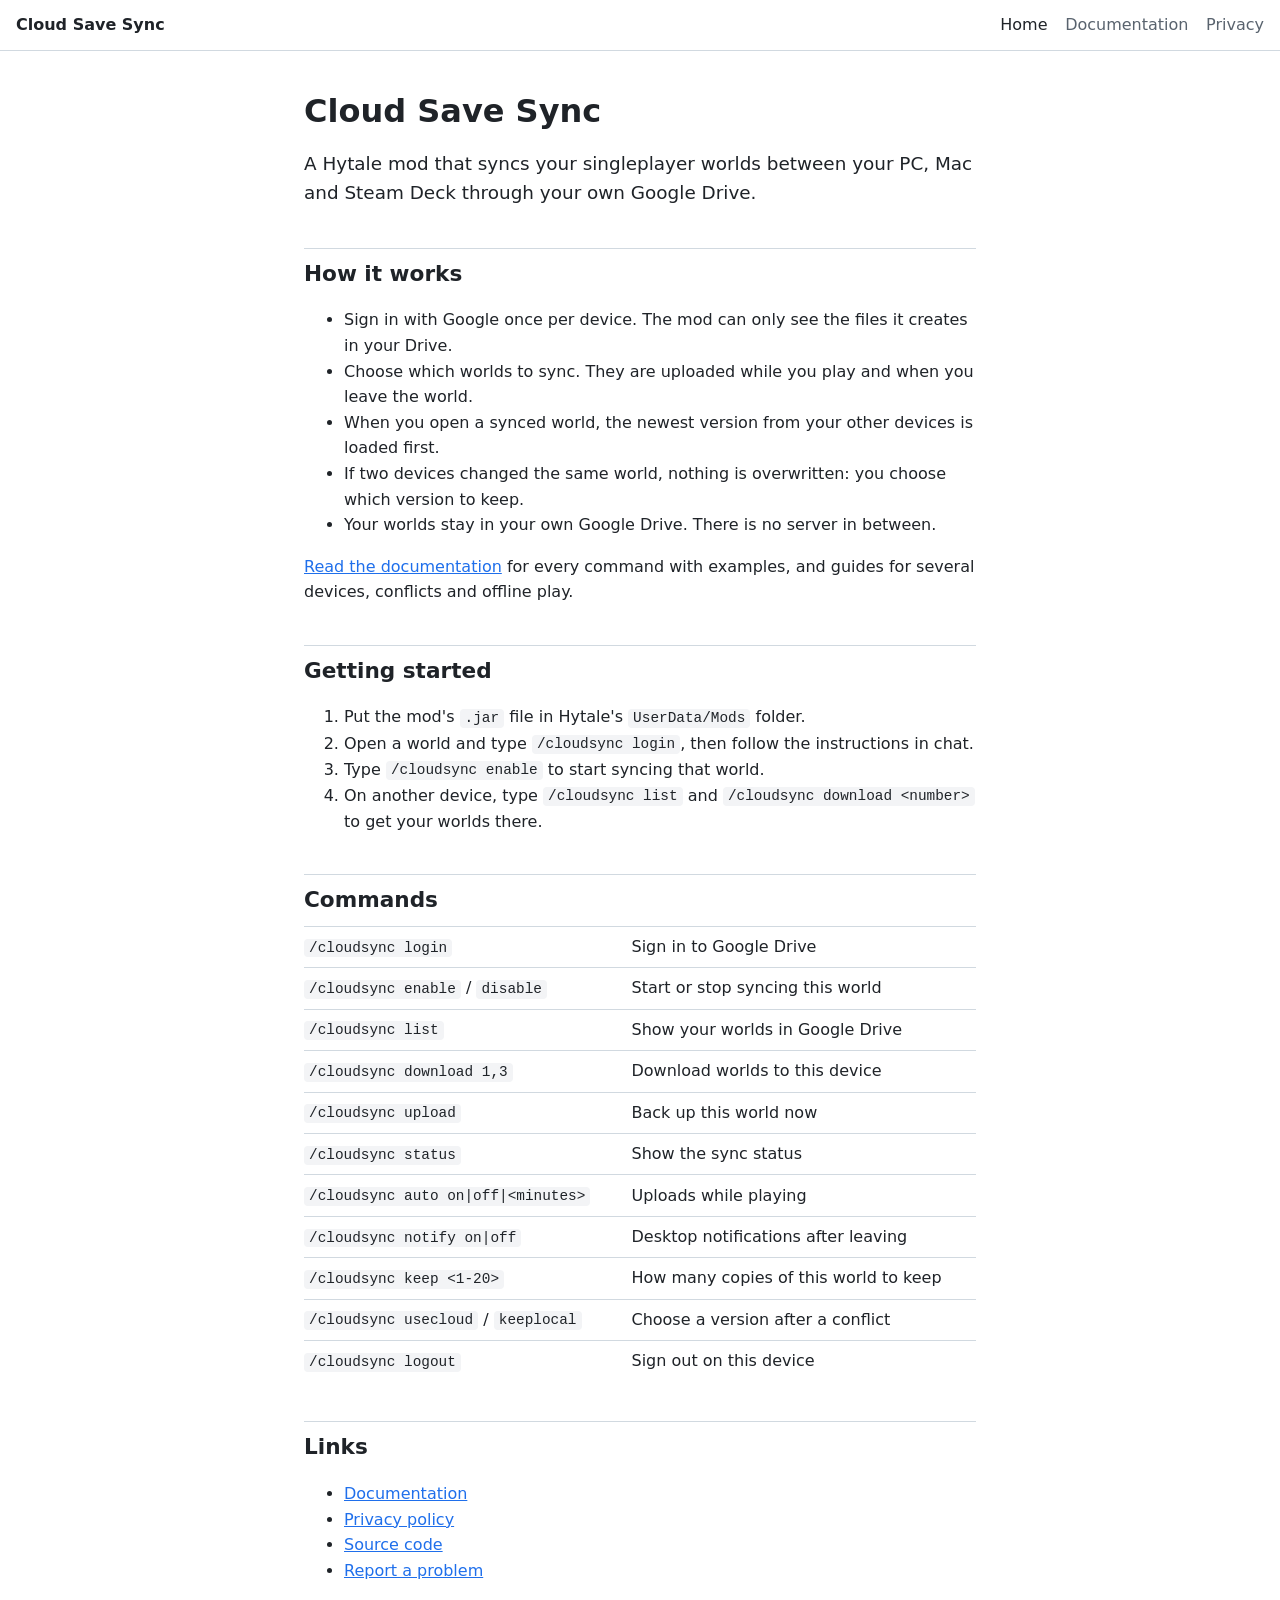
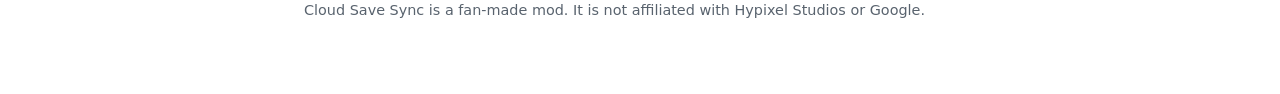
<file: docs/index.html>
<!doctype html>
<html lang="en">
<head>
  <meta charset="utf-8">
  <meta name="viewport" content="width=device-width, initial-scale=1">
  <title>Cloud Save Sync</title>
  <meta name="description" content="A Hytale mod that syncs your singleplayer worlds between your devices through your own Google Drive.">
  <link rel="stylesheet" href="style.css?v=2">
</head>
<body>
<header class="site">
  <a class="brand" href="./">Cloud Save Sync</a>
  <nav><a href="./" aria-current="page">Home</a><a href="docs.html">Documentation</a><a href="privacy.html">Privacy</a></nav>
</header>
<main>
  <h1>Cloud Save Sync</h1>
  <p class="lead">A Hytale mod that syncs your singleplayer worlds between your PC, Mac and Steam Deck through your own
    Google Drive.</p>

  <h2>How it works</h2>
  <ul>
    <li>Sign in with Google once per device. The mod can only see the files it creates in your Drive.</li>
    <li>Choose which worlds to sync. They are uploaded while you play and when you leave the world.</li>
    <li>When you open a synced world, the newest version from your other devices is loaded first.</li>
    <li>If two devices changed the same world, nothing is overwritten: you choose which version to keep.</li>
    <li>Your worlds stay in your own Google Drive. There is no server in between.</li>
  </ul>

  <p><a href="docs.html">Read the documentation</a> for every command with examples, and guides for
    several devices, conflicts and offline play.</p>

  <h2>Getting started</h2>
  <ol>
    <li>Put the mod's <code>.jar</code> file in Hytale's <code>UserData/Mods</code> folder.</li>
    <li>Open a world and type <code>/cloudsync login</code>, then follow the instructions in chat.</li>
    <li>Type <code>/cloudsync enable</code> to start syncing that world.</li>
    <li>On another device, type <code>/cloudsync list</code> and <code>/cloudsync download &lt;number&gt;</code> to get
      your worlds there.</li>
  </ol>

  <h2>Commands</h2>
  <table>
    <tr><td><code>/cloudsync login</code></td><td>Sign in to Google Drive</td></tr>
    <tr><td><code>/cloudsync enable</code> / <code>disable</code></td><td>Start or stop syncing this world</td></tr>
    <tr><td><code>/cloudsync list</code></td><td>Show your worlds in Google Drive</td></tr>
    <tr><td><code>/cloudsync download 1,3</code></td><td>Download worlds to this device</td></tr>
    <tr><td><code>/cloudsync upload</code></td><td>Back up this world now</td></tr>
    <tr><td><code>/cloudsync status</code></td><td>Show the sync status</td></tr>
    <tr><td><code>/cloudsync auto on|off|&lt;minutes&gt;</code></td><td>Uploads while playing</td></tr>
    <tr><td><code>/cloudsync notify on|off</code></td><td>Desktop notifications after leaving</td></tr>
    <tr><td><code>/cloudsync keep &lt;1-20&gt;</code></td><td>How many copies of this world to keep</td></tr>
    <tr><td><code>/cloudsync usecloud</code> / <code>keeplocal</code></td><td>Choose a version after a conflict</td></tr>
    <tr><td><code>/cloudsync logout</code></td><td>Sign out on this device</td></tr>
  </table>

  <h2>Links</h2>
  <ul>
    <li><a href="docs.html">Documentation</a></li>
    <li><a href="privacy.html">Privacy policy</a></li>
    <li><a href="https://github.com/komeg1/hytale-cloudsync-gdrive">Source code</a></li>
    <li><a href="https://github.com/komeg1/hytale-cloudsync-gdrive/issues">Report a problem</a></li>
  </ul>

  <p class="muted">Cloud Save Sync is a fan-made mod. It is not affiliated with Hypixel Studios or Google.</p>
</main>
</body>
</html>
</file>
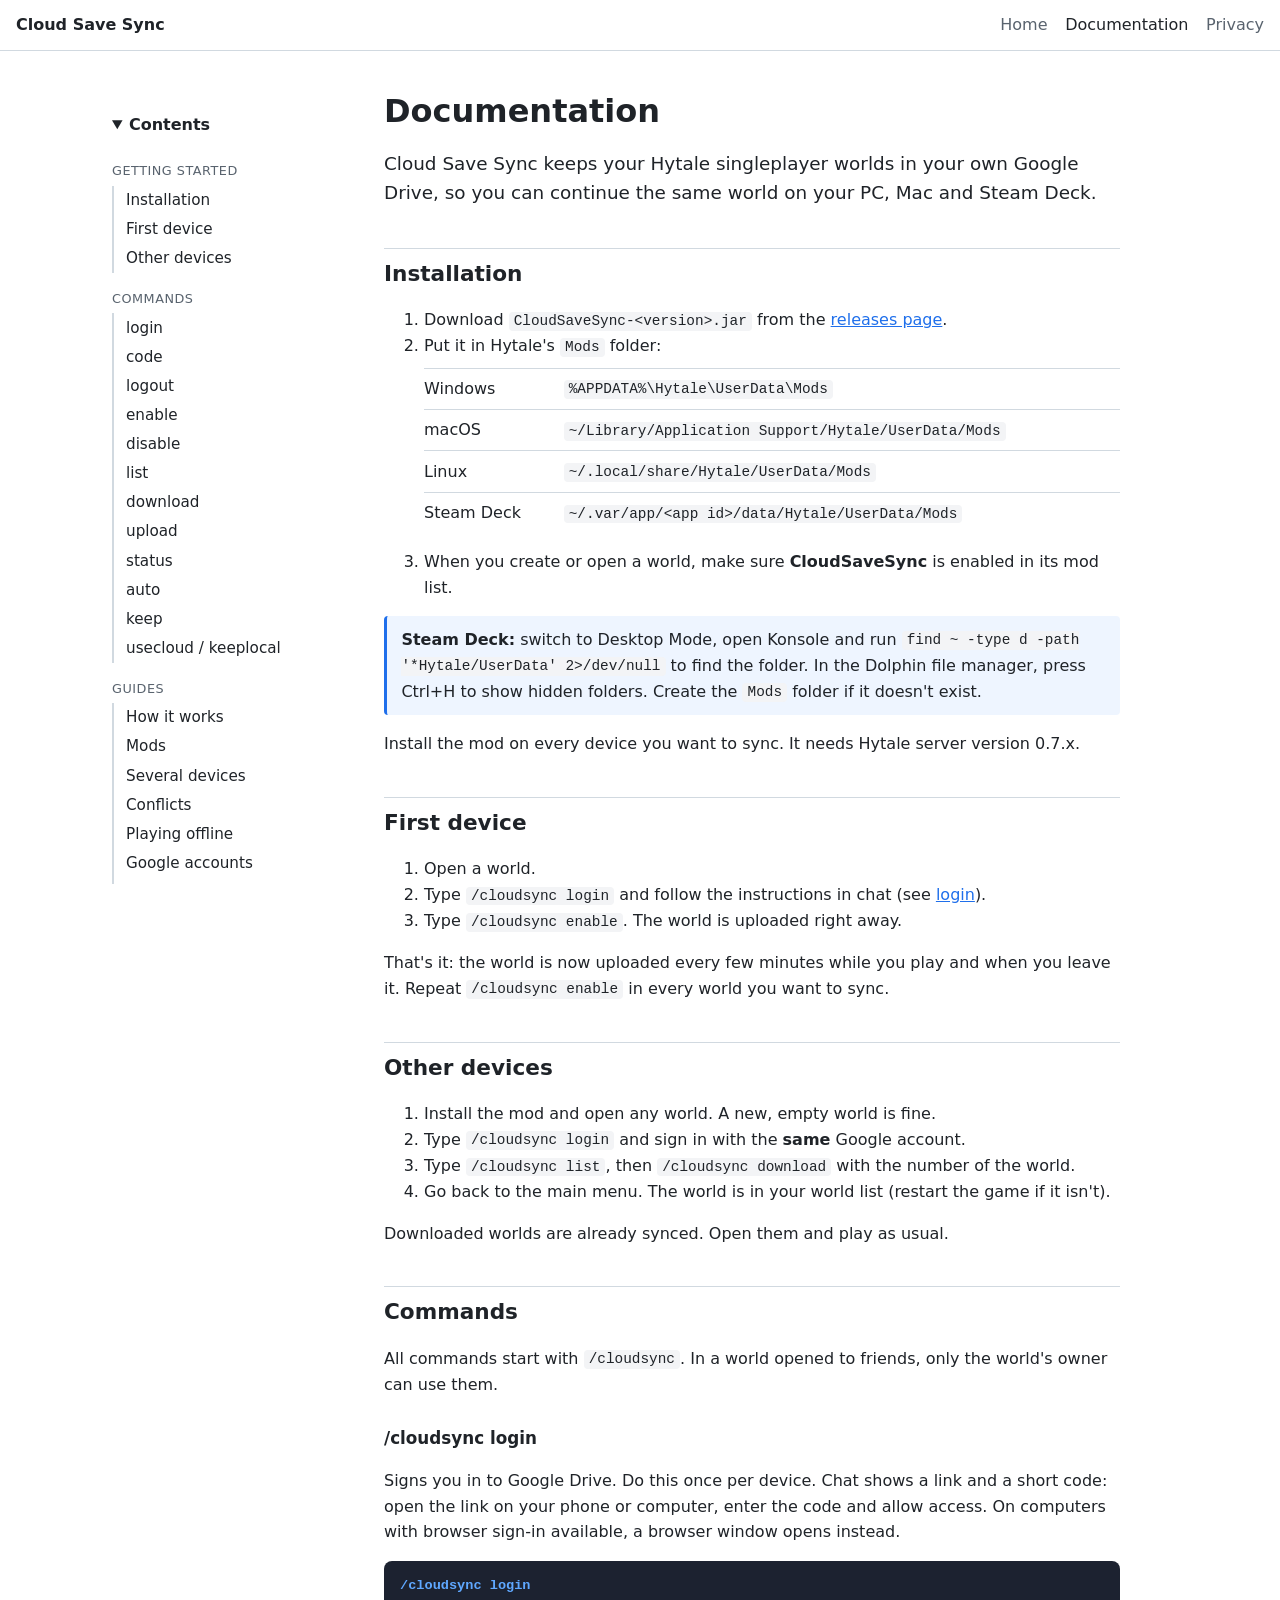
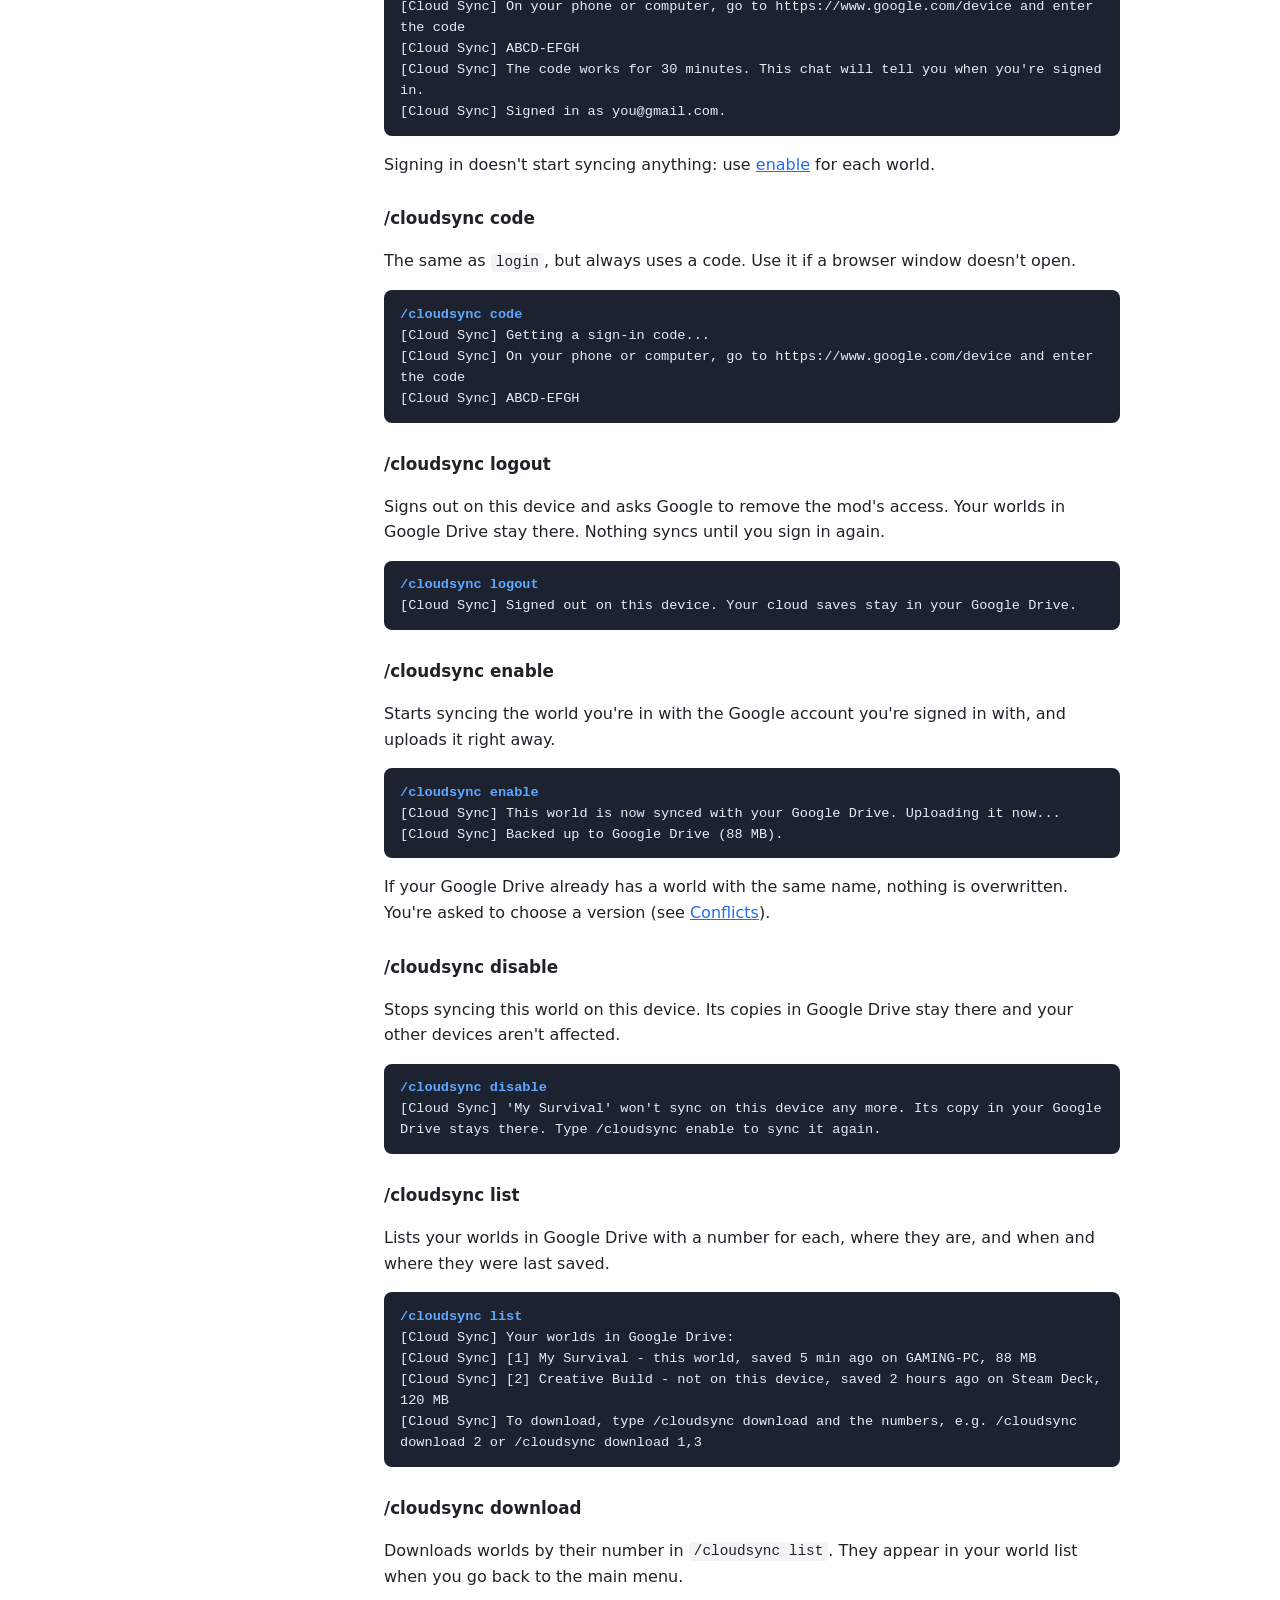
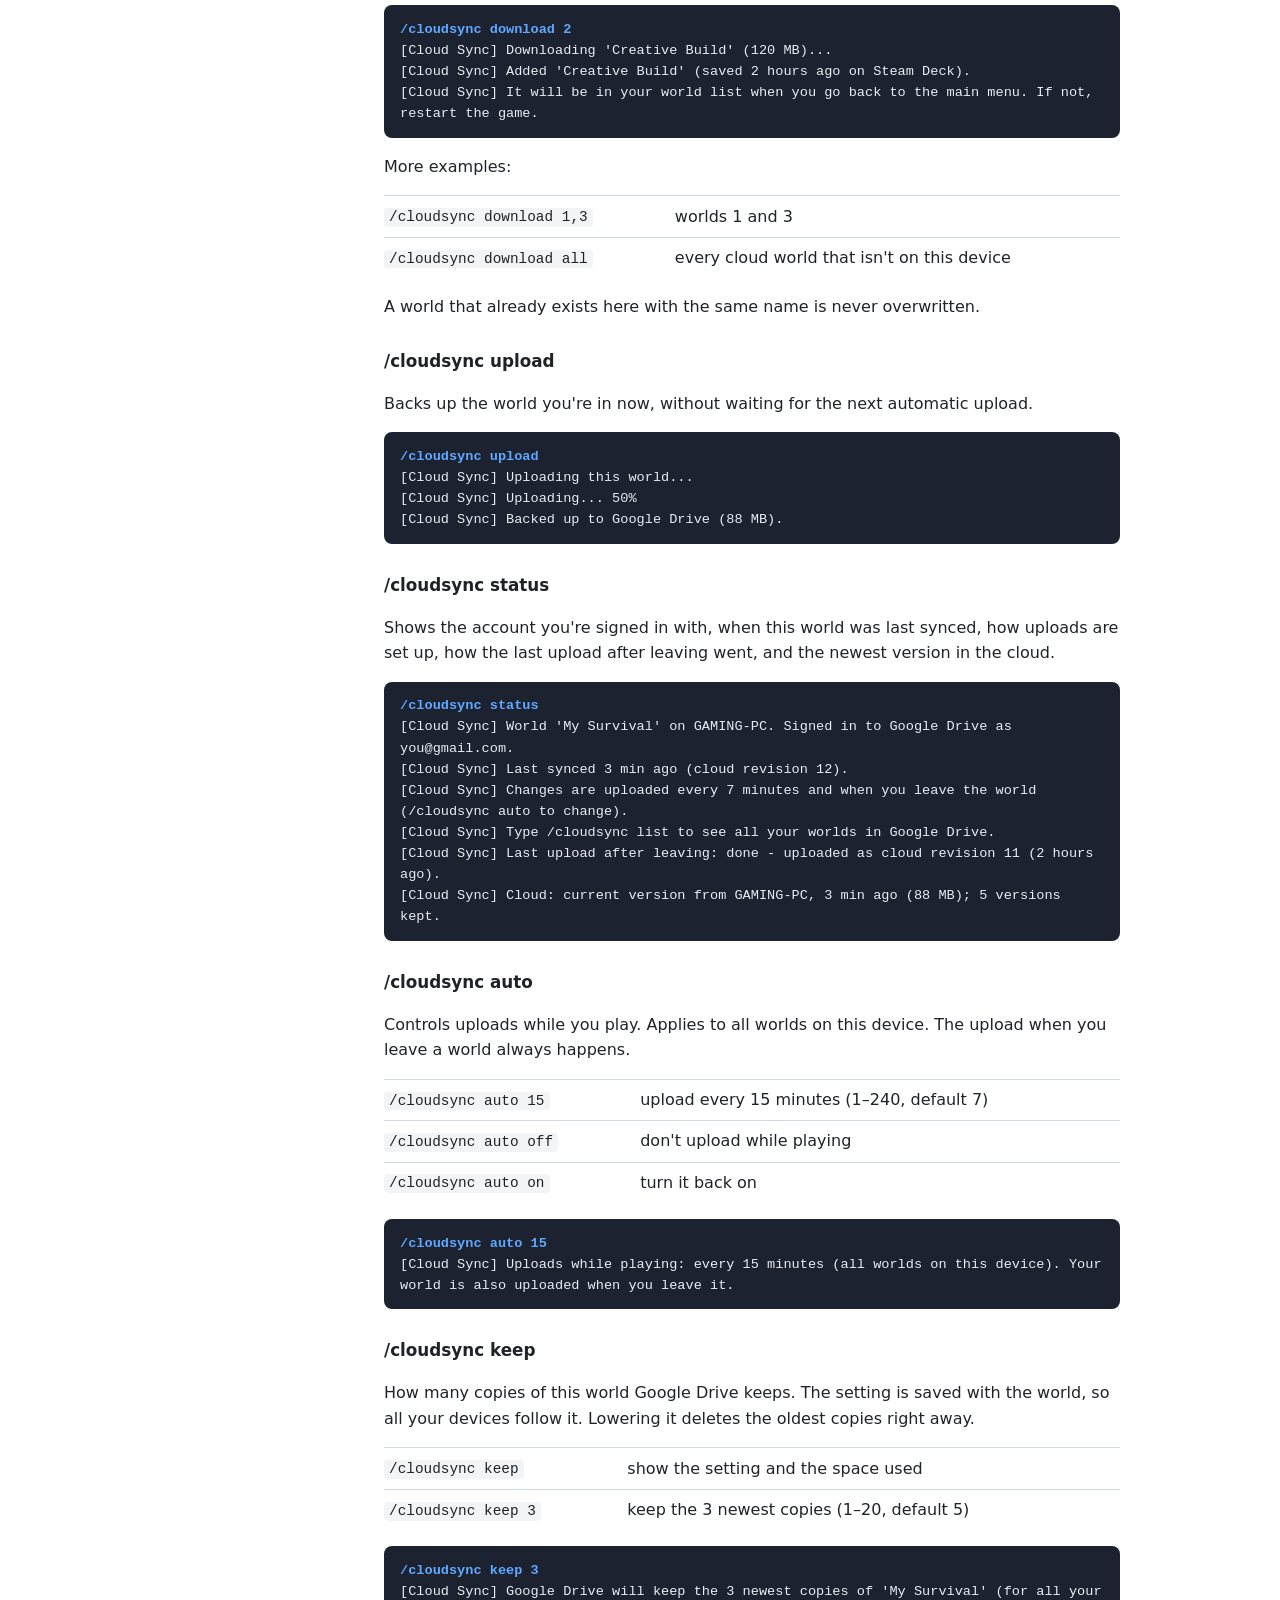
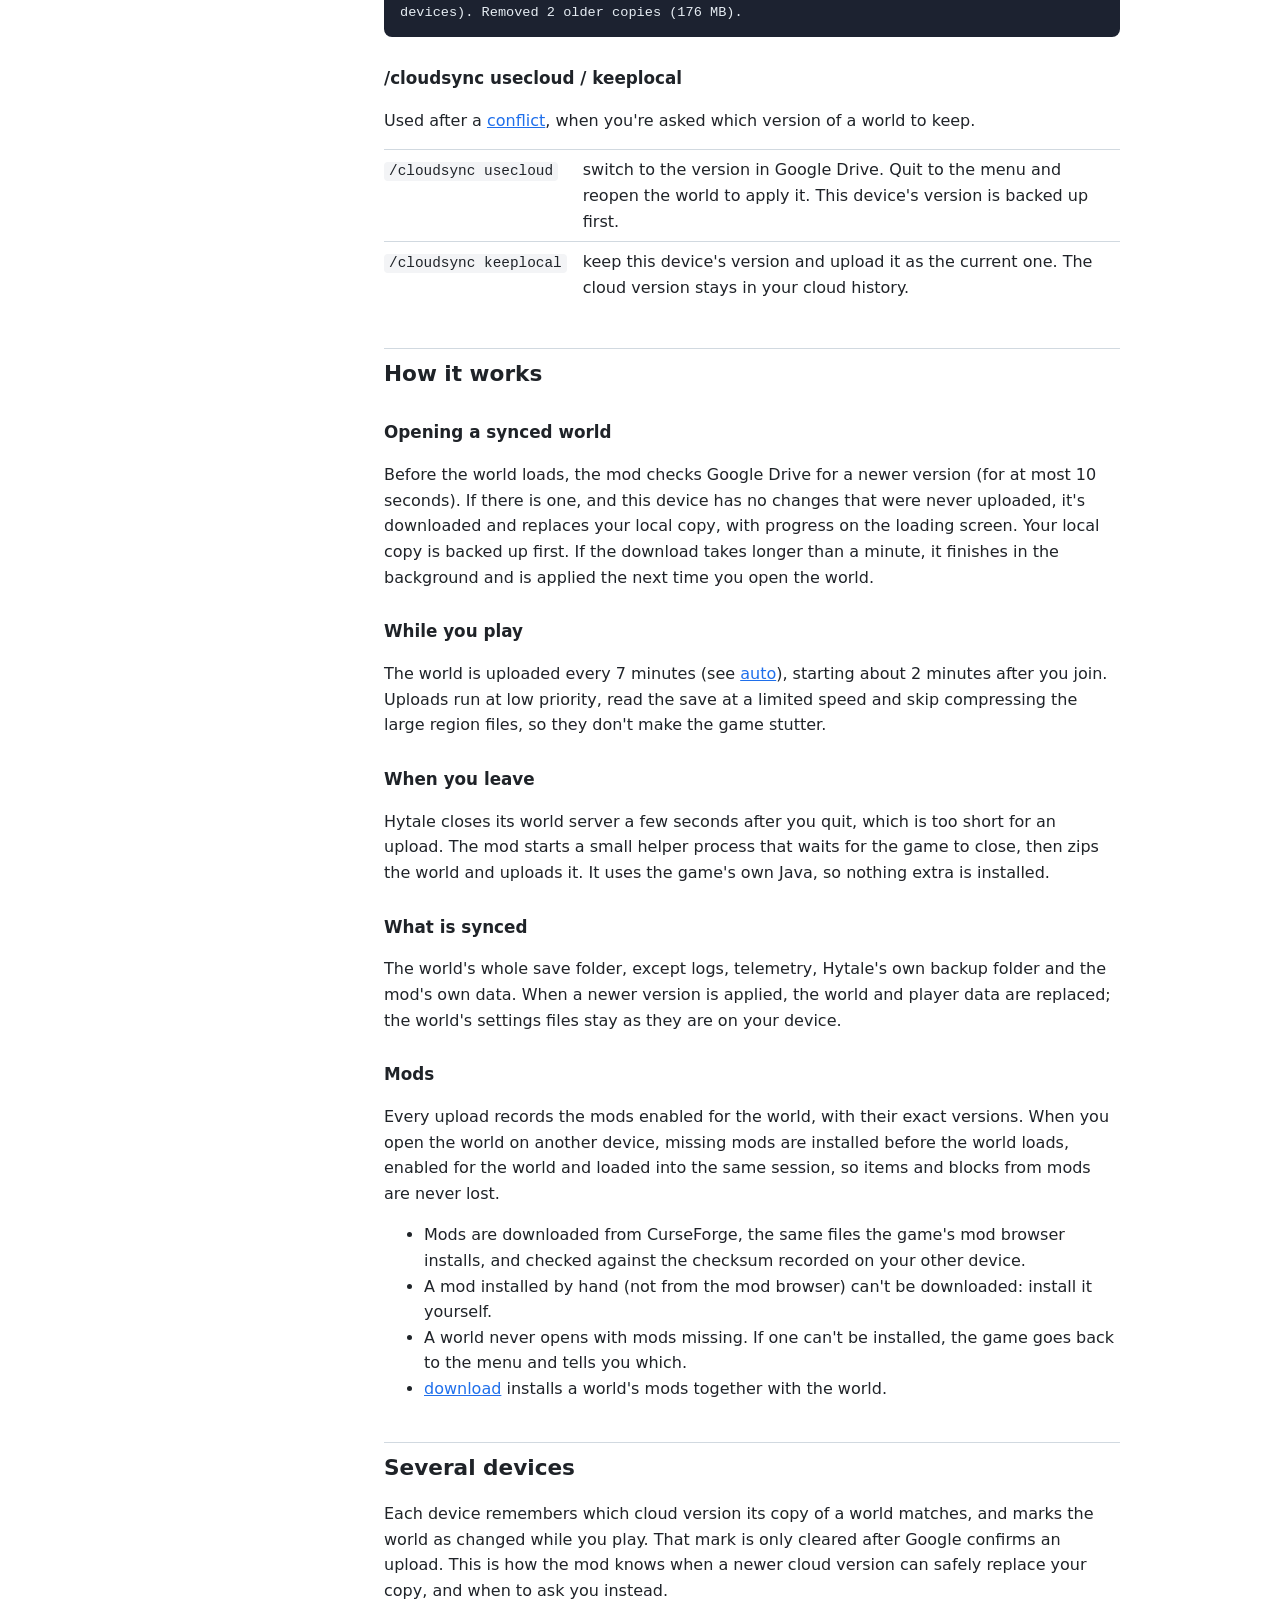
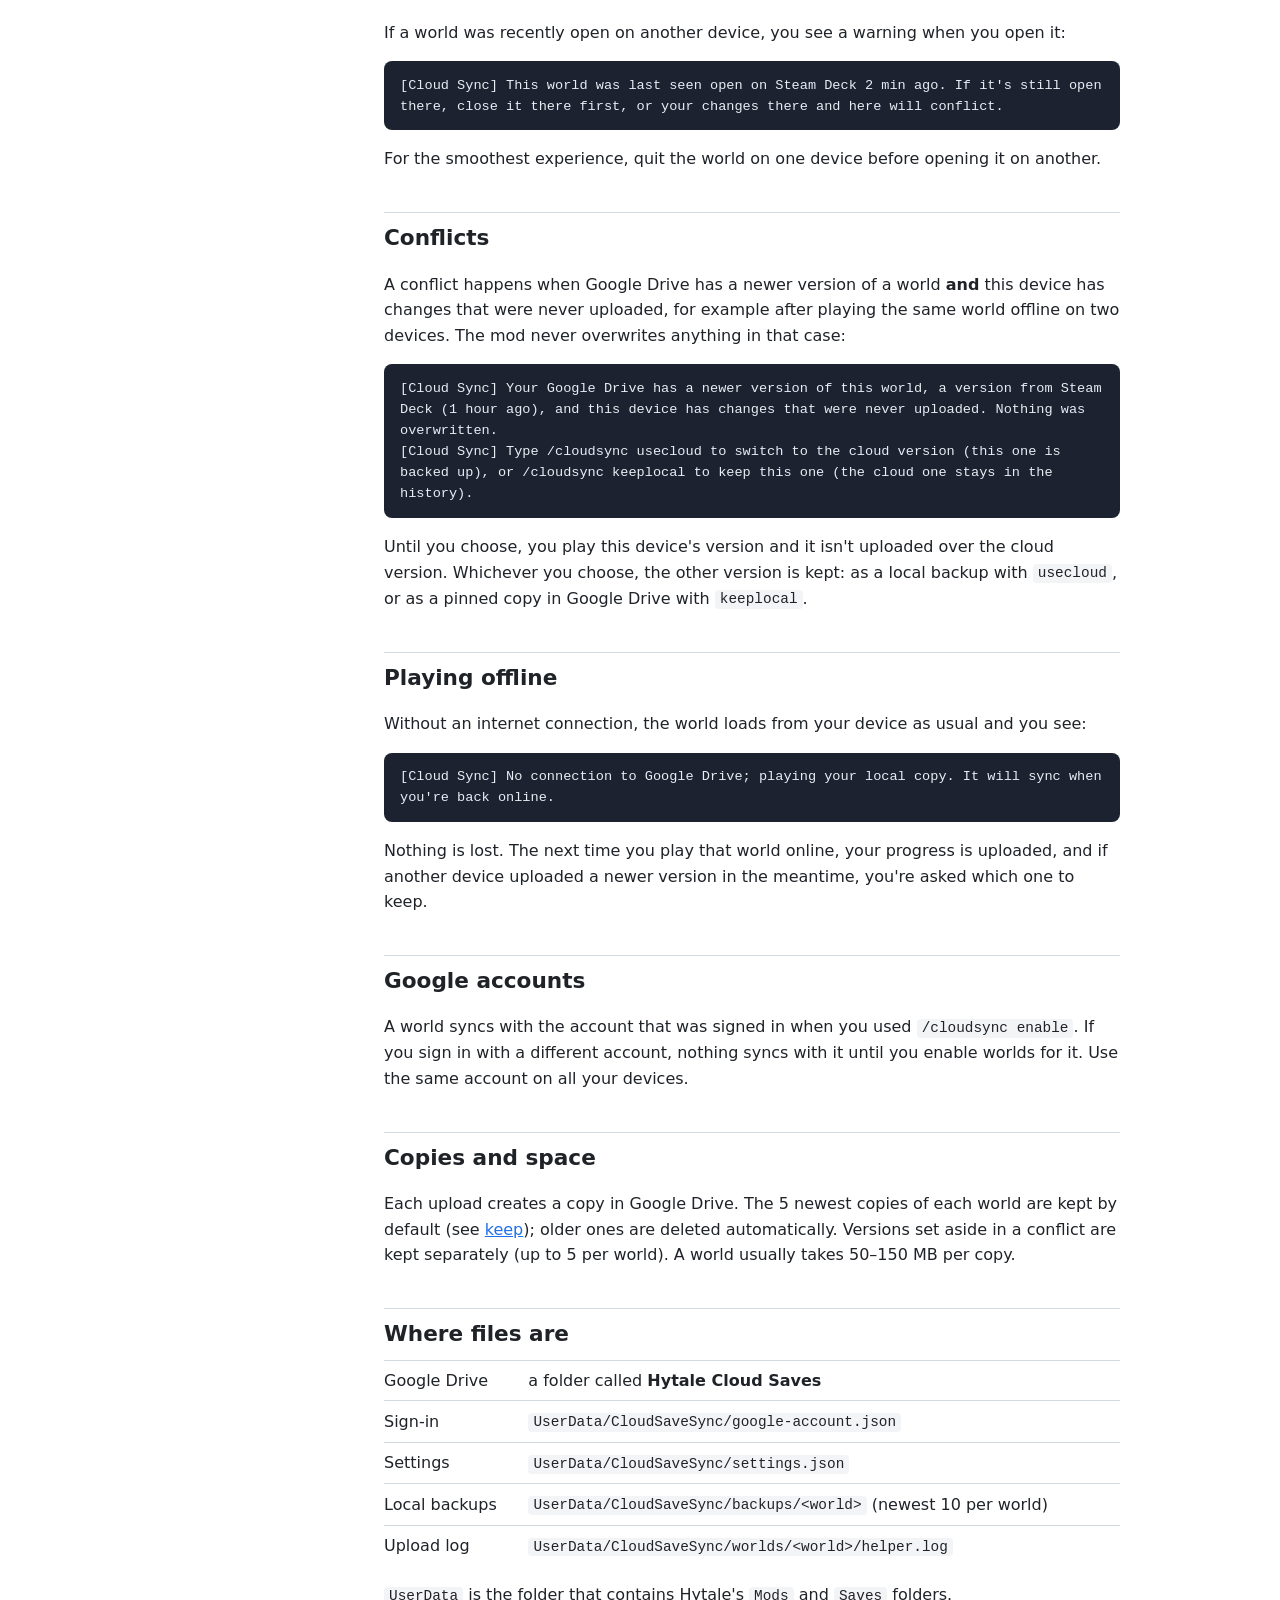
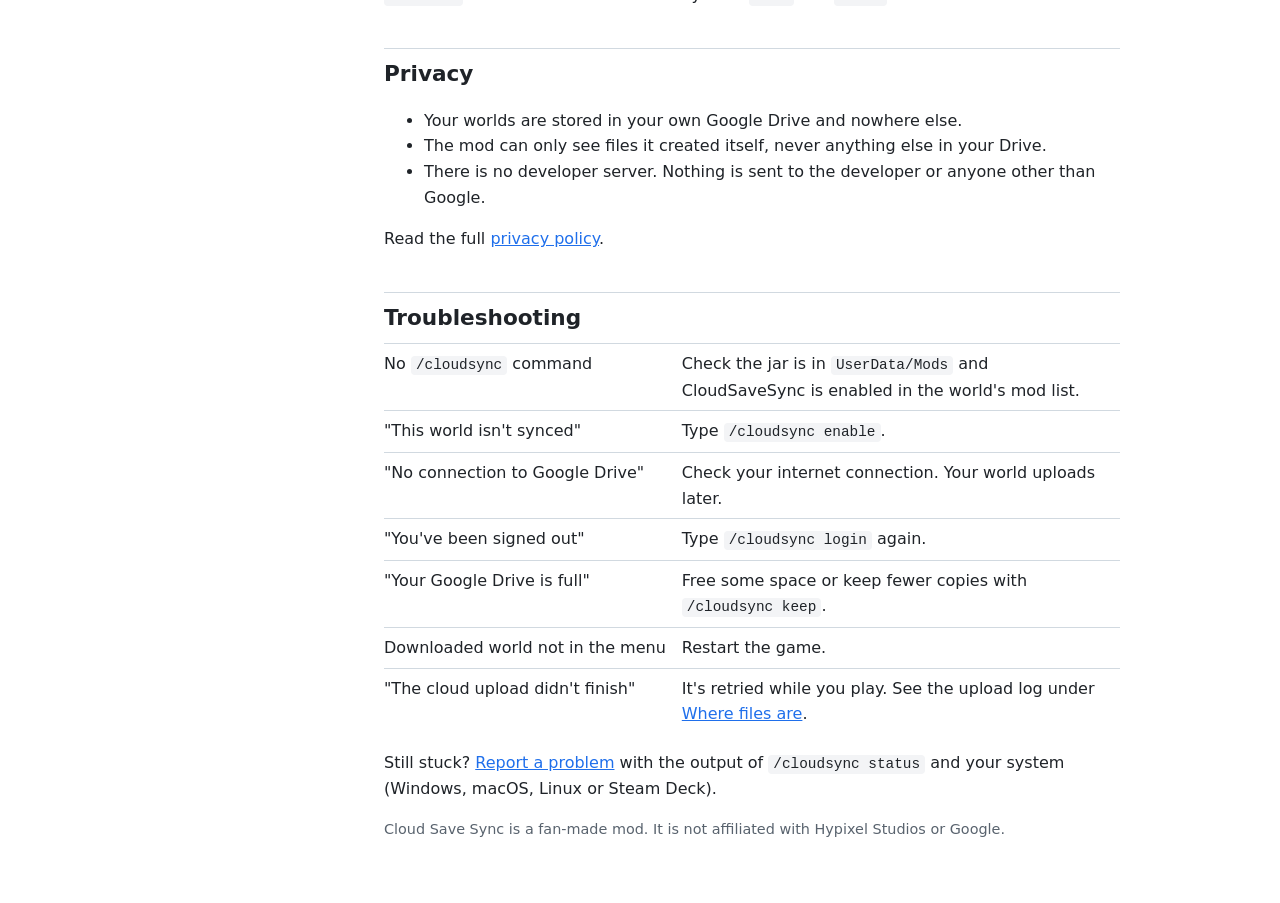
<file: docs/docs.html>
<!doctype html>
<html lang="en">
<head>
  <meta charset="utf-8">
  <meta name="viewport" content="width=device-width, initial-scale=1">
  <title>Documentation – Cloud Save Sync</title>
  <meta name="description" content="How to install and use Cloud Save Sync, the Hytale mod that syncs singleplayer worlds through your Google Drive.">
  <link rel="stylesheet" href="style.css?v=2">
</head>
<body>
<header class="site">
  <a class="brand" href="./">Cloud Save Sync</a>
  <nav><a href="./">Home</a><a href="docs.html" aria-current="page">Documentation</a><a href="privacy.html">Privacy</a></nav>
</header>

<div class="docs">
  <aside>
    <details open id="contents">
      <summary>Contents</summary>
      <nav class="toc">
        <p>Getting started</p>
        <a href="#install">Installation</a>
        <a href="#first-device">First device</a>
        <a href="#other-devices">Other devices</a>
        <p>Commands</p>
        <a href="#cmd-login">login</a>
        <a href="#cmd-code">code</a>
        <a href="#cmd-logout">logout</a>
        <a href="#cmd-enable">enable</a>
        <a href="#cmd-disable">disable</a>
        <a href="#cmd-list">list</a>
        <a href="#cmd-download">download</a>
        <a href="#cmd-upload">upload</a>
        <a href="#cmd-status">status</a>
        <a href="#cmd-auto">auto</a>
        <a href="#cmd-keep">keep</a>
        <a href="#cmd-conflict">usecloud / keeplocal</a>
        <p>Guides</p>
        <a href="#how-it-works">How it works</a>
        <a href="#mods">Mods</a>
        <a href="#devices">Several devices</a>
        <a href="#conflicts">Conflicts</a>
        <a href="#offline">Playing offline</a>
        <a href="#accounts">Google accounts</a>
        <a href="#storage">Copies and space</a>
        <a href="#files">Where files are</a>
        <a href="#privacy">Privacy</a>
        <a href="#troubleshooting">Troubleshooting</a>
      </nav>
    </details>
  </aside>

  <main>
    <h1>Documentation</h1>
    <p class="lead">Cloud Save Sync keeps your Hytale singleplayer worlds in your own Google Drive, so you can
      continue the same world on your PC, Mac and Steam Deck.</p>

    <!-- ============================================================ getting started -->
    <h2 id="install">Installation</h2>
    <ol>
      <li>Download <code>CloudSaveSync-&lt;version&gt;.jar</code> from the
        <a href="https://github.com/komeg1/hytale-cloudsync-gdrive/releases">releases page</a>.</li>
      <li>Put it in Hytale's <code>Mods</code> folder:
        <table>
          <tr><td>Windows</td><td><code>%APPDATA%\Hytale\UserData\Mods</code></td></tr>
          <tr><td>macOS</td><td><code>~/Library/Application Support/Hytale/UserData/Mods</code></td></tr>
          <tr><td>Linux</td><td><code>~/.local/share/Hytale/UserData/Mods</code></td></tr>
          <tr><td>Steam Deck</td><td><code>~/.var/app/&lt;app id&gt;/data/Hytale/UserData/Mods</code></td></tr>
        </table>
      </li>
      <li>When you create or open a world, make sure <strong>CloudSaveSync</strong> is enabled in its mod list.</li>
    </ol>
    <div class="note"><strong>Steam Deck:</strong> switch to Desktop Mode, open Konsole and run
      <code>find ~ -type d -path '*Hytale/UserData' 2>/dev/null</code> to find the folder. In the Dolphin file
      manager, press Ctrl+H to show hidden folders. Create the <code>Mods</code> folder if it doesn't exist.</div>
    <p>Install the mod on every device you want to sync. It needs Hytale server version 0.7.x.</p>

    <h2 id="first-device">First device</h2>
    <ol>
      <li>Open a world.</li>
      <li>Type <code>/cloudsync login</code> and follow the instructions in chat (see <a href="#cmd-login">login</a>).</li>
      <li>Type <code>/cloudsync enable</code>. The world is uploaded right away.</li>
    </ol>
    <p>That's it: the world is now uploaded every few minutes while you play and when you leave it. Repeat
      <code>/cloudsync enable</code> in every world you want to sync.</p>

    <h2 id="other-devices">Other devices</h2>
    <ol>
      <li>Install the mod and open any world. A new, empty world is fine.</li>
      <li>Type <code>/cloudsync login</code> and sign in with the <strong>same</strong> Google account.</li>
      <li>Type <code>/cloudsync list</code>, then <code>/cloudsync download</code> with the number of the world.</li>
      <li>Go back to the main menu. The world is in your world list (restart the game if it isn't).</li>
    </ol>
    <p>Downloaded worlds are already synced. Open them and play as usual.</p>

    <!-- ============================================================ commands -->
    <h2 id="commands">Commands</h2>
    <p>All commands start with <code>/cloudsync</code>. In a world opened to friends, only the world's owner can use them.</p>

    <h3 id="cmd-login">/cloudsync login</h3>
    <p>Signs you in to Google Drive. Do this once per device. Chat shows a link and a short code: open the
      link on your phone or computer, enter the code and allow access. On computers with browser sign-in
      available, a browser window opens instead.</p>
    <pre class="chat"><span class="you">/cloudsync login</span>
[Cloud Sync] On your phone or computer, go to https://www.google.com/device and enter the code
[Cloud Sync] ABCD-EFGH
[Cloud Sync] The code works for 30 minutes. This chat will tell you when you're signed in.
[Cloud Sync] Signed in as you@gmail.com.</pre>
    <p>Signing in doesn't start syncing anything: use <a href="#cmd-enable">enable</a> for each world.</p>

    <h3 id="cmd-code">/cloudsync code</h3>
    <p>The same as <code>login</code>, but always uses a code. Use it if a browser window doesn't open.</p>
    <pre class="chat"><span class="you">/cloudsync code</span>
[Cloud Sync] Getting a sign-in code...
[Cloud Sync] On your phone or computer, go to https://www.google.com/device and enter the code
[Cloud Sync] ABCD-EFGH</pre>

    <h3 id="cmd-logout">/cloudsync logout</h3>
    <p>Signs out on this device and asks Google to remove the mod's access. Your worlds in Google Drive stay
      there. Nothing syncs until you sign in again.</p>
    <pre class="chat"><span class="you">/cloudsync logout</span>
[Cloud Sync] Signed out on this device. Your cloud saves stay in your Google Drive.</pre>

    <h3 id="cmd-enable">/cloudsync enable</h3>
    <p>Starts syncing the world you're in with the Google account you're signed in with, and uploads it right away.</p>
    <pre class="chat"><span class="you">/cloudsync enable</span>
[Cloud Sync] This world is now synced with your Google Drive. Uploading it now...
[Cloud Sync] Backed up to Google Drive (88 MB).</pre>
    <p>If your Google Drive already has a world with the same name, nothing is overwritten. You're asked to
      choose a version (see <a href="#conflicts">Conflicts</a>).</p>

    <h3 id="cmd-disable">/cloudsync disable</h3>
    <p>Stops syncing this world on this device. Its copies in Google Drive stay there and your other devices
      aren't affected.</p>
    <pre class="chat"><span class="you">/cloudsync disable</span>
[Cloud Sync] 'My Survival' won't sync on this device any more. Its copy in your Google Drive stays there. Type /cloudsync enable to sync it again.</pre>

    <h3 id="cmd-list">/cloudsync list</h3>
    <p>Lists your worlds in Google Drive with a number for each, where they are, and when and where they
      were last saved.</p>
    <pre class="chat"><span class="you">/cloudsync list</span>
[Cloud Sync] Your worlds in Google Drive:
[Cloud Sync] [1] My Survival - this world, saved 5 min ago on GAMING-PC, 88 MB
[Cloud Sync] [2] Creative Build - not on this device, saved 2 hours ago on Steam Deck, 120 MB
[Cloud Sync] To download, type /cloudsync download and the numbers, e.g. /cloudsync download 2 or /cloudsync download 1,3</pre>

    <h3 id="cmd-download">/cloudsync download</h3>
    <p>Downloads worlds by their number in <code>/cloudsync list</code>. They appear in your world list when
      you go back to the main menu.</p>
    <pre class="chat"><span class="you">/cloudsync download 2</span>
[Cloud Sync] Downloading 'Creative Build' (120 MB)...
[Cloud Sync] Added 'Creative Build' (saved 2 hours ago on Steam Deck).
[Cloud Sync] It will be in your world list when you go back to the main menu. If not, restart the game.</pre>
    <p>More examples:</p>
    <table>
      <tr><td><code>/cloudsync download 1,3</code></td><td>worlds 1 and 3</td></tr>
      <tr><td><code>/cloudsync download all</code></td><td>every cloud world that isn't on this device</td></tr>
    </table>
    <p>A world that already exists here with the same name is never overwritten.</p>

    <h3 id="cmd-upload">/cloudsync upload</h3>
    <p>Backs up the world you're in now, without waiting for the next automatic upload.</p>
    <pre class="chat"><span class="you">/cloudsync upload</span>
[Cloud Sync] Uploading this world...
[Cloud Sync] Uploading... 50%
[Cloud Sync] Backed up to Google Drive (88 MB).</pre>

    <h3 id="cmd-status">/cloudsync status</h3>
    <p>Shows the account you're signed in with, when this world was last synced, how uploads are set up,
      how the last upload after leaving went, and the newest version in the cloud.</p>
    <pre class="chat"><span class="you">/cloudsync status</span>
[Cloud Sync] World 'My Survival' on GAMING-PC. Signed in to Google Drive as you@gmail.com.
[Cloud Sync] Last synced 3 min ago (cloud revision 12).
[Cloud Sync] Changes are uploaded every 7 minutes and when you leave the world (/cloudsync auto to change).
[Cloud Sync] Type /cloudsync list to see all your worlds in Google Drive.
[Cloud Sync] Last upload after leaving: done - uploaded as cloud revision 11 (2 hours ago).
[Cloud Sync] Cloud: current version from GAMING-PC, 3 min ago (88 MB); 5 versions kept.</pre>

    <h3 id="cmd-auto">/cloudsync auto</h3>
    <p>Controls uploads while you play. Applies to all worlds on this device. The upload when you leave a
      world always happens.</p>
    <table>
      <tr><td><code>/cloudsync auto 15</code></td><td>upload every 15 minutes (1–240, default 7)</td></tr>
      <tr><td><code>/cloudsync auto off</code></td><td>don't upload while playing</td></tr>
      <tr><td><code>/cloudsync auto on</code></td><td>turn it back on</td></tr>
    </table>
    <pre class="chat"><span class="you">/cloudsync auto 15</span>
[Cloud Sync] Uploads while playing: every 15 minutes (all worlds on this device). Your world is also uploaded when you leave it.</pre>

    <h3 id="cmd-keep">/cloudsync keep</h3>
    <p>How many copies of this world Google Drive keeps. The setting is saved with the world, so all your
      devices follow it. Lowering it deletes the oldest copies right away.</p>
    <table>
      <tr><td><code>/cloudsync keep</code></td><td>show the setting and the space used</td></tr>
      <tr><td><code>/cloudsync keep 3</code></td><td>keep the 3 newest copies (1–20, default 5)</td></tr>
    </table>
    <pre class="chat"><span class="you">/cloudsync keep 3</span>
[Cloud Sync] Google Drive will keep the 3 newest copies of 'My Survival' (for all your devices). Removed 2 older copies (176 MB).</pre>

    <h3 id="cmd-conflict">/cloudsync usecloud / keeplocal</h3>
    <p>Used after a <a href="#conflicts">conflict</a>, when you're asked which version of a world to keep.</p>
    <table>
      <tr><td><code>/cloudsync usecloud</code></td><td>switch to the version in Google Drive. Quit to the menu and
        reopen the world to apply it. This device's version is backed up first.</td></tr>
      <tr><td><code>/cloudsync keeplocal</code></td><td>keep this device's version and upload it as the current
        one. The cloud version stays in your cloud history.</td></tr>
    </table>

    <!-- ============================================================ guides -->
    <h2 id="how-it-works">How it works</h2>
    <h3>Opening a synced world</h3>
    <p>Before the world loads, the mod checks Google Drive for a newer version (for at most 10 seconds). If
      there is one, and this device has no changes that were never uploaded, it's downloaded and replaces your
      local copy, with progress on the loading screen. Your local copy is backed up first. If the download
      takes longer than a minute, it finishes in the background and is applied the next time you open the world.</p>
    <h3>While you play</h3>
    <p>The world is uploaded every 7 minutes (see <a href="#cmd-auto">auto</a>), starting about 2 minutes after
      you join. Uploads run at low priority, read the save at a limited speed and skip compressing the large
      region files, so they don't make the game stutter.</p>
    <h3>When you leave</h3>
    <p>Hytale closes its world server a few seconds after you quit, which is too short for an upload. The mod
      starts a small helper process that waits for the game to close, then zips the world and uploads it. It
      uses the game's own Java, so nothing extra is installed.</p>
    <h3>What is synced</h3>
    <p>The world's whole save folder, except logs, telemetry, Hytale's own backup folder and the mod's own
      data. When a newer version is applied, the world and player data are replaced; the world's settings
      files stay as they are on your device.</p>
    <h3 id="mods">Mods</h3>
    <p>Every upload records the mods enabled for the world, with their exact versions. When you open the world
      on another device, missing mods are installed before the world loads, enabled for the world and loaded
      into the same session, so items and blocks from mods are never lost.</p>
    <ul>
      <li>Mods are downloaded from CurseForge, the same files the game's mod browser installs, and checked
        against the checksum recorded on your other device.</li>
      <li>A mod installed by hand (not from the mod browser) can't be downloaded: install it yourself.</li>
      <li>A world never opens with mods missing. If one can't be installed, the game goes back to the menu
        and tells you which.</li>
      <li><a href="#cmd-download">download</a> installs a world's mods together with the world.</li>
    </ul>

    <h2 id="devices">Several devices</h2>
    <p>Each device remembers which cloud version its copy of a world matches, and marks the world as changed
      while you play. That mark is only cleared after Google confirms an upload. This is how the mod knows
      when a newer cloud version can safely replace your copy, and when to ask you instead.</p>
    <p>If a world was recently open on another device, you see a warning when you open it:</p>
    <pre class="chat">[Cloud Sync] This world was last seen open on Steam Deck 2 min ago. If it's still open there, close it there first, or your changes there and here will conflict.</pre>
    <p>For the smoothest experience, quit the world on one device before opening it on another.</p>

    <h2 id="conflicts">Conflicts</h2>
    <p>A conflict happens when Google Drive has a newer version of a world <strong>and</strong> this device has
      changes that were never uploaded, for example after playing the same world offline on two devices.
      The mod never overwrites anything in that case:</p>
    <pre class="chat">[Cloud Sync] Your Google Drive has a newer version of this world, a version from Steam Deck (1 hour ago), and this device has changes that were never uploaded. Nothing was overwritten.
[Cloud Sync] Type /cloudsync usecloud to switch to the cloud version (this one is backed up), or /cloudsync keeplocal to keep this one (the cloud one stays in the history).</pre>
    <p>Until you choose, you play this device's version and it isn't uploaded over the cloud version.
      Whichever you choose, the other version is kept: as a local backup with <code>usecloud</code>, or as a
      pinned copy in Google Drive with <code>keeplocal</code>.</p>

    <h2 id="offline">Playing offline</h2>
    <p>Without an internet connection, the world loads from your device as usual and you see:</p>
    <pre class="chat">[Cloud Sync] No connection to Google Drive; playing your local copy. It will sync when you're back online.</pre>
    <p>Nothing is lost. The next time you play that world online, your progress is uploaded, and if another
      device uploaded a newer version in the meantime, you're asked which one to keep.</p>

    <h2 id="accounts">Google accounts</h2>
    <p>A world syncs with the account that was signed in when you used <code>/cloudsync enable</code>. If you
      sign in with a different account, nothing syncs with it until you enable worlds for it. Use the same
      account on all your devices.</p>

    <h2 id="storage">Copies and space</h2>
    <p>Each upload creates a copy in Google Drive. The 5 newest copies of each world are kept by default
      (see <a href="#cmd-keep">keep</a>); older ones are deleted automatically. Versions set aside in a conflict
      are kept separately (up to 5 per world). A world usually takes 50–150 MB per copy.</p>

    <h2 id="files">Where files are</h2>
    <table>
      <tr><td>Google Drive</td><td>a folder called <strong>Hytale Cloud Saves</strong></td></tr>
      <tr><td>Sign-in</td><td><code>UserData/CloudSaveSync/google-account.json</code></td></tr>
      <tr><td>Settings</td><td><code>UserData/CloudSaveSync/settings.json</code></td></tr>
      <tr><td>Local backups</td><td><code>UserData/CloudSaveSync/backups/&lt;world&gt;</code> (newest 10 per world)</td></tr>
      <tr><td>Upload log</td><td><code>UserData/CloudSaveSync/worlds/&lt;world&gt;/helper.log</code></td></tr>
    </table>
    <p><code>UserData</code> is the folder that contains Hytale's <code>Mods</code> and <code>Saves</code> folders.</p>

    <h2 id="privacy">Privacy</h2>
    <ul>
      <li>Your worlds are stored in your own Google Drive and nowhere else.</li>
      <li>The mod can only see files it created itself, never anything else in your Drive.</li>
      <li>There is no developer server. Nothing is sent to the developer or anyone other than Google.</li>
    </ul>
    <p>Read the full <a href="privacy.html">privacy policy</a>.</p>

    <h2 id="troubleshooting">Troubleshooting</h2>
    <table>
      <tr><td>No <code>/cloudsync</code> command</td><td>Check the jar is in <code>UserData/Mods</code> and CloudSaveSync is enabled in the world's mod list.</td></tr>
      <tr><td>"This world isn't synced"</td><td>Type <code>/cloudsync enable</code>.</td></tr>
      <tr><td>"No connection to Google Drive"</td><td>Check your internet connection. Your world uploads later.</td></tr>
      <tr><td>"You've been signed out"</td><td>Type <code>/cloudsync login</code> again.</td></tr>
      <tr><td>"Your Google Drive is full"</td><td>Free some space or keep fewer copies with <code>/cloudsync keep</code>.</td></tr>
      <tr><td>Downloaded world not in the menu</td><td>Restart the game.</td></tr>
      <tr><td>"The cloud upload didn't finish"</td><td>It's retried while you play. See the upload log under <a href="#files">Where files are</a>.</td></tr>
    </table>
    <p>Still stuck? <a href="https://github.com/komeg1/hytale-cloudsync-gdrive/issues">Report a problem</a> with the
      output of <code>/cloudsync status</code> and your system (Windows, macOS, Linux or Steam Deck).</p>

    <p class="muted">Cloud Save Sync is a fan-made mod. It is not affiliated with Hypixel Studios or Google.</p>
  </main>
</div>
<script>
  // On narrow screens the contents menu sits above the page: start collapsed, and close it after a jump.
  (function () {
    var contents = document.getElementById('contents');
    var narrow = window.matchMedia('(max-width: 52rem)');
    if (narrow.matches) contents.open = false;
    contents.addEventListener('click', function (e) {
      if (e.target.tagName === 'A' && narrow.matches) contents.open = false;
    });
  })();
</script>
</body>
</html>
</file>
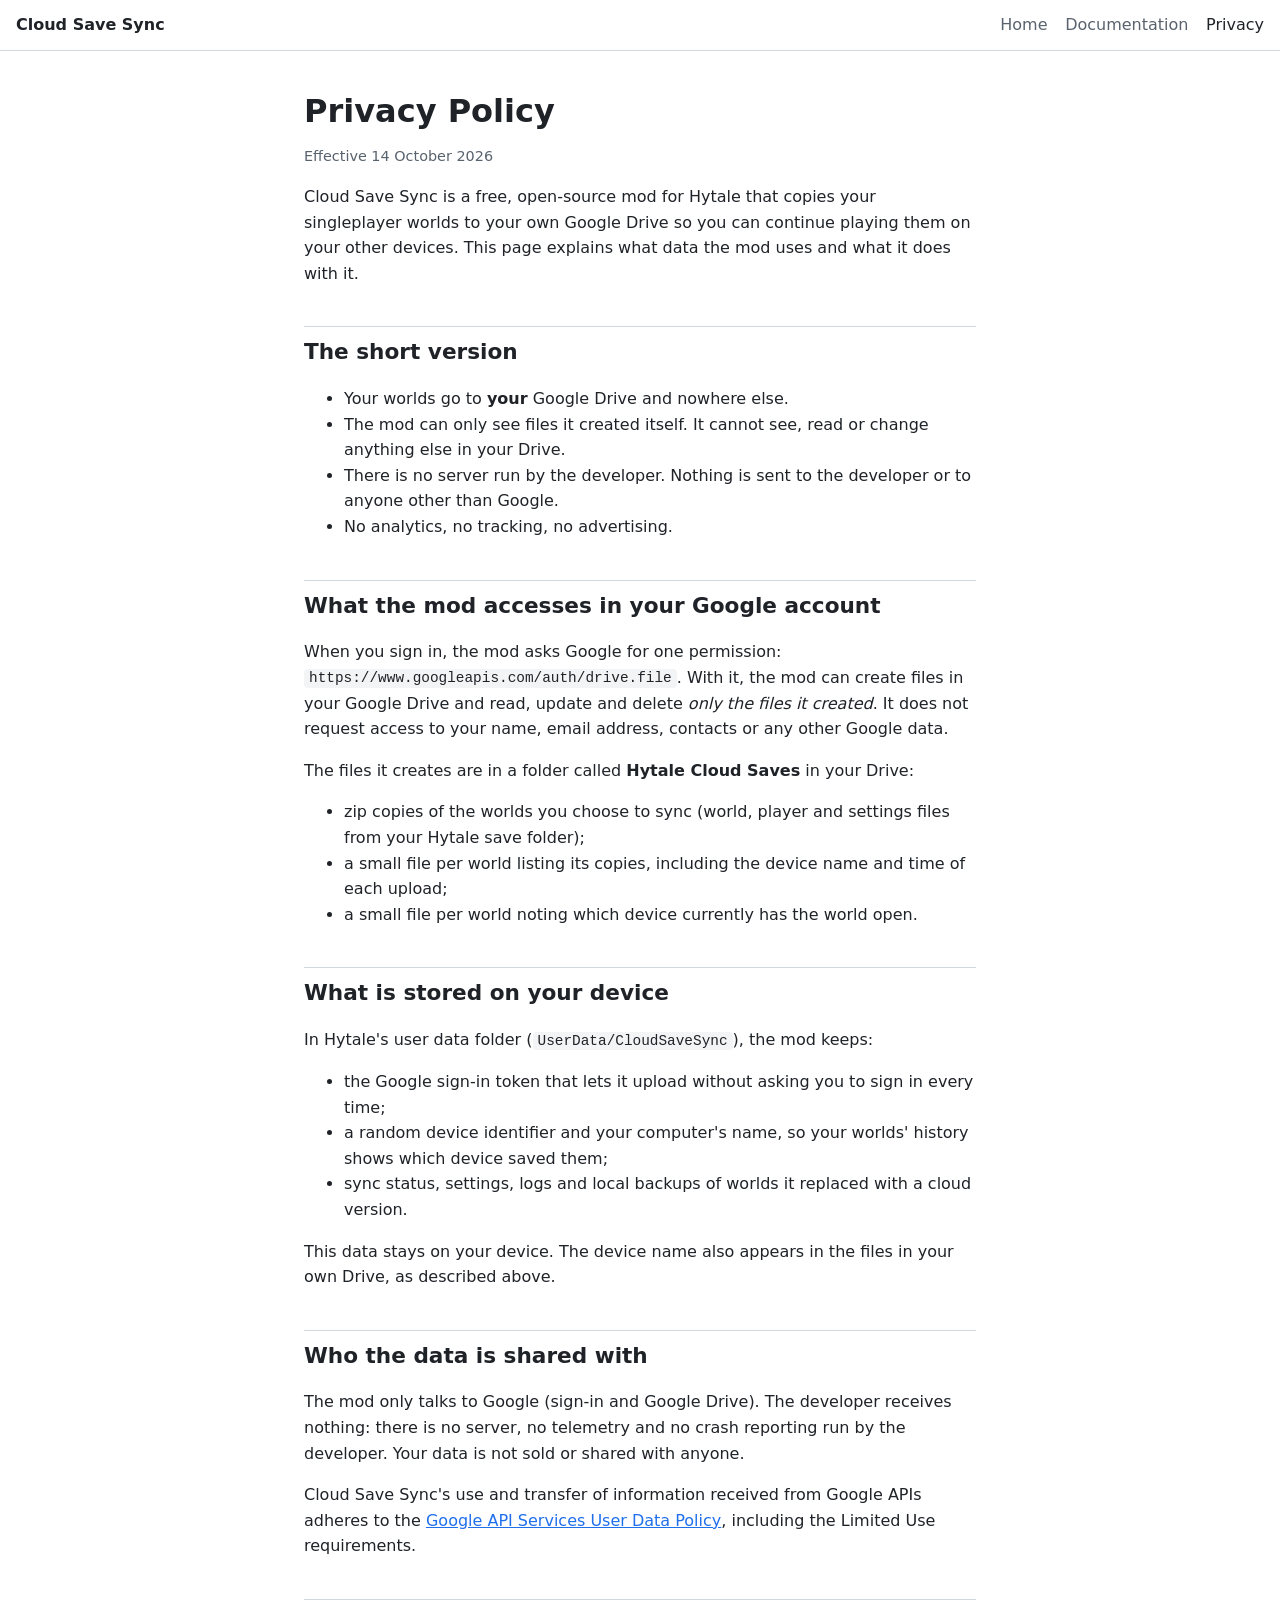
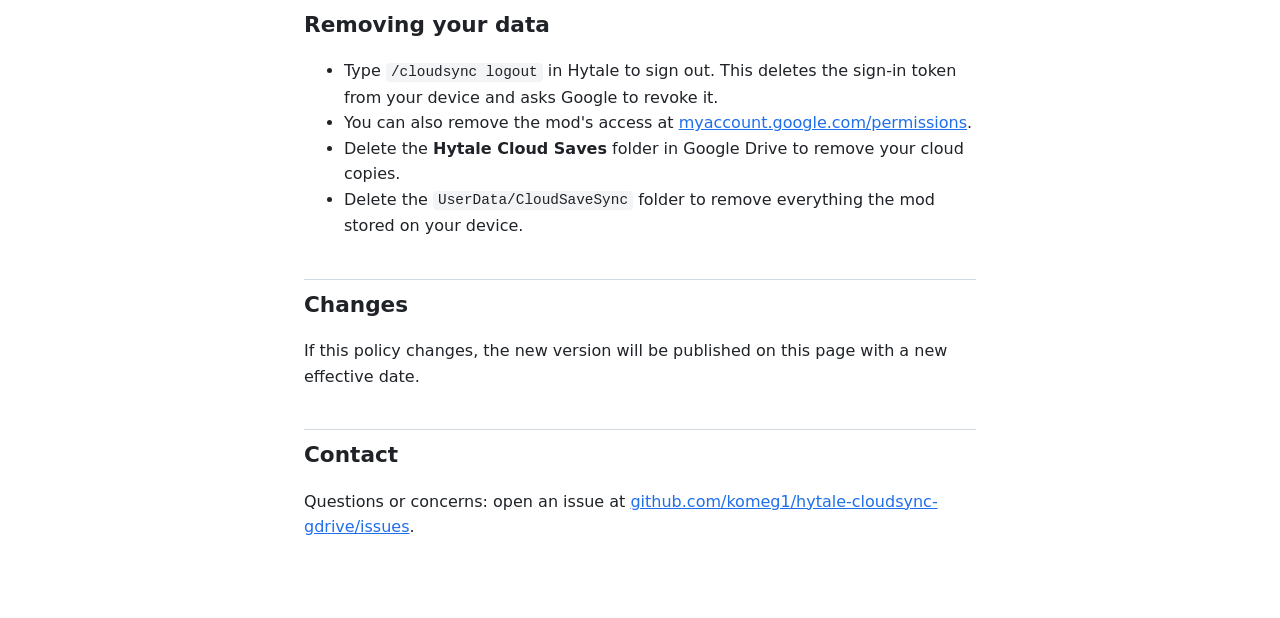
<file: docs/privacy.html>
<!doctype html>
<html lang="en">
<head>
  <meta charset="utf-8">
  <meta name="viewport" content="width=device-width, initial-scale=1">
  <title>Privacy Policy – Cloud Save Sync</title>
  <link rel="stylesheet" href="style.css?v=2">
</head>
<body>
<header class="site">
  <a class="brand" href="./">Cloud Save Sync</a>
  <nav><a href="./">Home</a><a href="docs.html">Documentation</a><a href="privacy.html" aria-current="page">Privacy</a></nav>
</header>
<main>
  <h1>Privacy Policy</h1>
  <p class="muted">Effective 14 October 2026</p>

  <p>Cloud Save Sync is a free, open-source mod for Hytale that copies your singleplayer worlds to your own
    Google Drive so you can continue playing them on your other devices. This page explains what data the
    mod uses and what it does with it.</p>

  <h2>The short version</h2>
  <ul>
    <li>Your worlds go to <strong>your</strong> Google Drive and nowhere else.</li>
    <li>The mod can only see files it created itself. It cannot see, read or change anything else in your Drive.</li>
    <li>There is no server run by the developer. Nothing is sent to the developer or to anyone other than Google.</li>
    <li>No analytics, no tracking, no advertising.</li>
  </ul>

  <h2>What the mod accesses in your Google account</h2>
  <p>When you sign in, the mod asks Google for one permission: <code>https://www.googleapis.com/auth/drive.file</code>.
    With it, the mod can create files in your Google Drive and read, update and delete <em>only the files it created</em>.
    It does not request access to your name, email address, contacts or any other Google data.</p>
  <p>The files it creates are in a folder called <strong>Hytale Cloud Saves</strong> in your Drive:</p>
  <ul>
    <li>zip copies of the worlds you choose to sync (world, player and settings files from your Hytale save folder);</li>
    <li>a small file per world listing its copies, including the device name and time of each upload;</li>
    <li>a small file per world noting which device currently has the world open.</li>
  </ul>

  <h2>What is stored on your device</h2>
  <p>In Hytale's user data folder (<code>UserData/CloudSaveSync</code>), the mod keeps:</p>
  <ul>
    <li>the Google sign-in token that lets it upload without asking you to sign in every time;</li>
    <li>a random device identifier and your computer's name, so your worlds' history shows which device saved them;</li>
    <li>sync status, settings, logs and local backups of worlds it replaced with a cloud version.</li>
  </ul>
  <p>This data stays on your device. The device name also appears in the files in your own Drive, as described above.</p>

  <h2>Who the data is shared with</h2>
  <p>The mod only talks to Google (sign-in and Google Drive). The developer receives nothing: there is no server,
    no telemetry and no crash reporting run by the developer. Your data is not sold or shared with anyone.</p>
  <p>Cloud Save Sync's use and transfer of information received from Google APIs adheres to the
    <a href="https://developers.google.com/terms/api-services-user-data-policy">Google API Services User Data Policy</a>,
    including the Limited Use requirements.</p>

  <h2>Removing your data</h2>
  <ul>
    <li>Type <code>/cloudsync logout</code> in Hytale to sign out. This deletes the sign-in token from your device and
      asks Google to revoke it.</li>
    <li>You can also remove the mod's access at
      <a href="https://myaccount.google.com/permissions">myaccount.google.com/permissions</a>.</li>
    <li>Delete the <strong>Hytale Cloud Saves</strong> folder in Google Drive to remove your cloud copies.</li>
    <li>Delete the <code>UserData/CloudSaveSync</code> folder to remove everything the mod stored on your device.</li>
  </ul>

  <h2>Changes</h2>
  <p>If this policy changes, the new version will be published on this page with a new effective date.</p>

  <h2>Contact</h2>
  <p>Questions or concerns: open an issue at
    <a href="https://github.com/komeg1/hytale-cloudsync-gdrive/issues">github.com/komeg1/hytale-cloudsync-gdrive/issues</a>.</p>
</main>
</body>
</html>
</file>
<file: docs/style.css>
/* When changing this file, bump ?v= in the <link> tags of the HTML pages so browsers reload it. */
:root {
  --bg: #ffffff;
  --fg: #1f2328;
  --muted: #59636e;
  --accent: #1f6feb;
  --code-bg: #f3f4f6;
  --border: #d1d9e0;
  --chat-bg: #1c2230;
  --chat-fg: #e6edf3;
  --chat-tag: #5fa8ff;
  --note-bg: #eef5ff;
}

@media (prefers-color-scheme: dark) {
  :root {
    --bg: #0d1117;
    --fg: #e6edf3;
    --muted: #9198a1;
    --accent: #4493f8;
    --code-bg: #1f2428;
    --border: #3d444d;
    --chat-bg: #161b22;
    --chat-fg: #e6edf3;
    --chat-tag: #79b8ff;
    --note-bg: #121d2f;
  }
}

* { box-sizing: border-box; }

body {
  margin: 0;
  background: var(--bg);
  color: var(--fg);
  font: 16px/1.6 system-ui, -apple-system, "Segoe UI", Roboto, sans-serif;
}

main {
  max-width: 44rem;
  margin: 0 auto;
  padding: 2.5rem 1rem 4rem;
}

h1 { font-size: 2rem; margin: 0 0 .5rem; line-height: 1.25; }
h2 { font-size: 1.35rem; margin: 2.5rem 0 .5rem; padding-top: .5rem; border-top: 1px solid var(--border); }
h3 { font-size: 1.05rem; margin: 1.75rem 0 .35rem; }
h2, h3 { scroll-margin-top: 4.5rem; }
a { color: var(--accent); }
.lead { font-size: 1.15rem; }
.muted { color: var(--muted); font-size: .9rem; }

code {
  background: var(--code-bg);
  padding: .1em .35em;
  border-radius: 4px;
  font-size: .9em;
  overflow-wrap: anywhere;
}

table { border-collapse: collapse; width: 100%; margin: .5rem 0 1rem; }
td { border-top: 1px solid var(--border); padding: .45rem .5rem .45rem 0; vertical-align: top; }
td:first-child { white-space: nowrap; padding-right: 1rem; }

/* ---- header ---- */

header.site {
  position: sticky;
  top: 0;
  z-index: 10;
  display: flex;
  flex-wrap: wrap;
  align-items: center;
  justify-content: space-between;
  gap: .5rem 1.25rem;
  padding: .75rem 1rem;
  background: var(--bg);
  border-bottom: 1px solid var(--border);
}

header.site .brand { font-weight: 700; color: var(--fg); text-decoration: none; }
header.site nav { display: flex; gap: 1.1rem; }
header.site nav a { text-decoration: none; color: var(--muted); }
header.site nav a:hover, header.site nav a[aria-current="page"] { color: var(--fg); }

/* ---- documentation layout ---- */

.docs {
  display: grid;
  grid-template-columns: 15rem minmax(0, 1fr);
  gap: 2rem;
  max-width: 68rem;
  margin: 0 auto;
  padding: 0 1rem;
}

.docs main { padding-left: 0; padding-right: 0; margin: 0; max-width: 46rem; }

.docs aside details {
  position: sticky;
  top: 4.5rem;
  max-height: calc(100vh - 5.5rem);
  overflow-y: auto;
  padding: 2.5rem 0 1rem;
}

.docs aside summary {
  font-weight: 600;
  cursor: pointer;
  margin-bottom: .5rem;
}

.toc { display: flex; flex-direction: column; }
.toc p {
  margin: 1rem 0 .25rem;
  font-size: .8rem;
  text-transform: uppercase;
  letter-spacing: .04em;
  color: var(--muted);
}
.toc a {
  padding: .15rem 0 .15rem .75rem;
  border-left: 2px solid var(--border);
  color: var(--fg);
  text-decoration: none;
  font-size: .95rem;
}
.toc a:hover { border-left-color: var(--accent); color: var(--accent); }

/* ---- chat examples and notes ---- */

pre.chat {
  background: var(--chat-bg);
  color: var(--chat-fg);
  padding: .85rem 1rem;
  border-radius: 8px;
  font: .85rem/1.55 ui-monospace, SFMono-Regular, Consolas, "Liberation Mono", monospace;
  white-space: pre-wrap;
  overflow-wrap: anywhere;
}
pre.chat .you { color: var(--chat-tag); font-weight: 600; }

.note {
  background: var(--note-bg);
  border-left: 3px solid var(--accent);
  padding: .65rem .9rem;
  border-radius: 4px;
  margin: 1rem 0;
}

/* ---- narrow screens ---- */

@media (max-width: 52rem) {
  .docs { grid-template-columns: minmax(0, 1fr); gap: 0; }
  .docs aside details {
    position: static;
    max-height: none;
    padding: 1rem 0 0;
    border-bottom: 1px solid var(--border);
  }
  .docs main { padding-top: 1.5rem; }
}

@media (max-width: 34rem) {
  td:first-child { white-space: normal; }
  header.site nav { gap: .9rem; }
}
</file>
